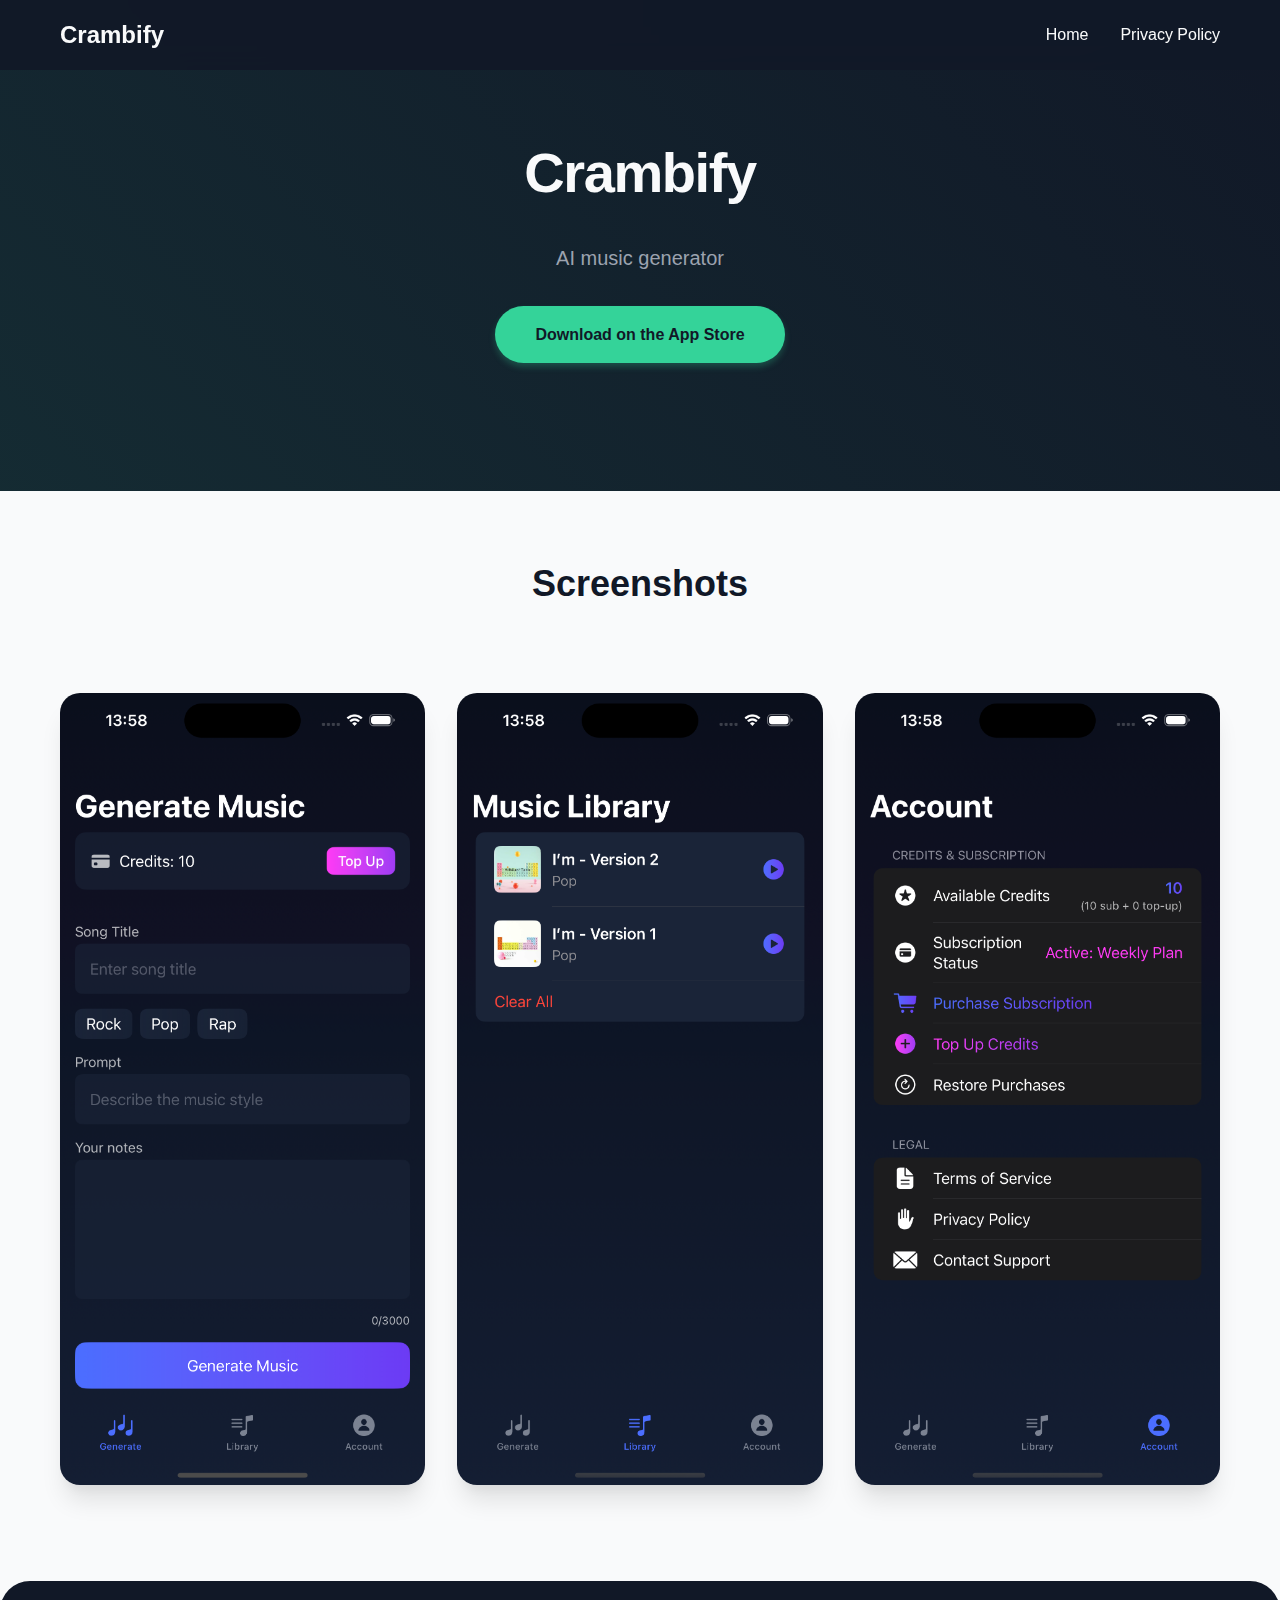
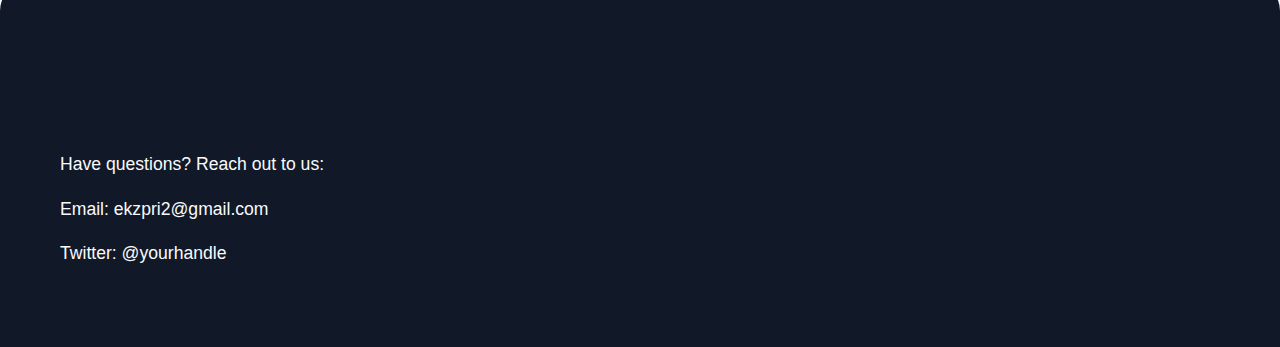
<file: index.html>
<!DOCTYPE html>
<html lang="en">
<head>
    <meta charset="UTF-8">
    <meta name="viewport" content="width=device-width, initial-scale=1.0">
    <title>Crambify App</title>
    <style>
        :root {
            --accent-green: #34D399;
            --bg-dark: #111827;
            --text-light: #F9FAFB;
        }

        * {
            margin: 0;
            padding: 0;
            box-sizing: border-box;
        }

        body {
            font-family: -apple-system, BlinkMacSystemFont, 'Segoe UI', Roboto, Oxygen, Ubuntu, sans-serif;
            line-height: 1.6;
            color: #374151;
            background-color: var(--text-light);
        }

        .container {
            max-width: 1200px;
            margin: 0 auto;
            padding: 0 20px;
        }

        header {
            background: var(--bg-dark);
            color: var(--text-light);
            padding: 8rem 0;
            text-align: center;
            position: relative;
            overflow: hidden;
        }

        header::after {
            content: '';
            position: absolute;
            top: 0;
            left: 0;
            right: 0;
            bottom: 0;
            background: linear-gradient(45deg, rgba(52, 211, 153, 0.1), transparent);
            z-index: 1;
        }

        header .container {
            position: relative;
            z-index: 2;
        }

        .app-title {
            font-size: 3.5rem;
            margin-bottom: 1.5rem;
            font-weight: 800;
            letter-spacing: -0.025em;
        }

        .app-subtitle {
            font-size: 1.25rem;
            color: #9CA3AF;
            margin-bottom: 2rem;
        }

        .screenshots {
            padding: 4rem 0;
        }

        .screenshot-grid {
            display: grid;
            grid-template-columns: repeat(auto-fit, minmax(250px, 1fr));
            gap: 2rem;
            padding: 2rem 0;
        }

        .screenshot {
            width: 100%;
            border-radius: 20px;
            box-shadow: 0 20px 25px -5px rgba(0, 0, 0, 0.1),
                        0 10px 10px -5px rgba(0, 0, 0, 0.04);
            transition: transform 0.3s ease;
        }

        .screenshot:hover {
            transform: translateY(-5px);
        }

        .section {
            padding: 4rem 0;
        }

        .section-title {
            font-size: 2.25rem;
            font-weight: 700;
            color: var(--bg-dark);
            margin-bottom: 3rem;
            text-align: center;
        }

        .contact {
            background: var(--bg-dark);
            color: var(--text-light);
            border-radius: 30px 30px 0 0;
        }

        .contact p {
            font-size: 1.1rem;
            margin-bottom: 1rem;
        }

        .button {
            display: inline-block;
            padding: 1rem 2.5rem;
            background: var(--accent-green);
            color: var(--bg-dark);
            text-decoration: none;
            border-radius: 9999px;
            font-weight: 600;
            transition: all 0.3s ease;
            box-shadow: 0 4px 6px rgba(52, 211, 153, 0.25);
        }

        .button:hover {
            transform: translateY(-2px);
            box-shadow: 0 6px 8px rgba(52, 211, 153, 0.35);
        }

        @media (max-width: 768px) {
            .app-title {
                font-size: 2.5rem;
            }

            .section {
                padding: 2rem 0;
            }

            .screenshot-grid {
                grid-template-columns: 1fr;
            }

            .privacy-policy {
                padding: 2rem 1.5rem;
                border-radius: 20px;
            }
        }

        /* Add new navigation styles */
        .nav {
            position: fixed;
            top: 0;
            left: 0;
            right: 0;
            background: rgba(17, 24, 39, 0.95);
            backdrop-filter: blur(10px);
            z-index: 1000;
            padding: 1rem 0;
        }

        .nav-container {
            display: flex;
            justify-content: space-between;
            align-items: center;
            max-width: 1200px;
            margin: 0 auto;
            padding: 0 20px;
        }

        .nav-logo {
            color: var(--text-light);
            text-decoration: none;
            font-weight: 700;
            font-size: 1.5rem;
        }

        .nav-links {
            display: flex;
            gap: 2rem;
        }

        .nav-link {
            color: var(--text-light);
            text-decoration: none;
            transition: color 0.3s ease;
        }

        .nav-link:hover {
            color: var(--accent-green);
        }

        @media (max-width: 768px) {
            .nav-container {
                flex-direction: column;
                gap: 1rem;
            }
        }
    </style>
</head>
<body>
    <nav class="nav">
        <div class="nav-container">
            <a href="index.html" class="nav-logo">Crambify</a>
            <div class="nav-links">
                <a href="index.html" class="nav-link">Home</a>
                <a href="privacy.html" class="nav-link">Privacy Policy</a>
            </div>
        </div>
    </nav>

    <header>
        <div class="container">
            <h1 class="app-title">Crambify</h1>
            <p class="app-subtitle">AI music generator</p>
            <a href="#" class="button">Download on the App Store</a>
        </div>
    </header>

    <section class="screenshots section">
        <div class="container">
            <h2 class="section-title">Screenshots</h2>
            <div class="screenshot-grid">
                <!-- Replace src with your actual screenshot images -->
                <img class="screenshot" src="screenshot1.jpg" alt="App Screenshot 1">
                <img class="screenshot" src="screenshot2.jpg" alt="App Screenshot 2">
                <img class="screenshot" src="screenshot3.jpg" alt="App Screenshot 3">
            </div>
        </div>
    </section>

    <section class="contact section">
        <div class="container">
            <h2 class="section-title">Contact Us</h2>
            <p>Have questions? Reach out to us:</p>
            <p>Email: ekzpri2@gmail.com</p>
            <p>Twitter: @yourhandle</p>
        </div>
    </section>
</body>
</html>
</file>
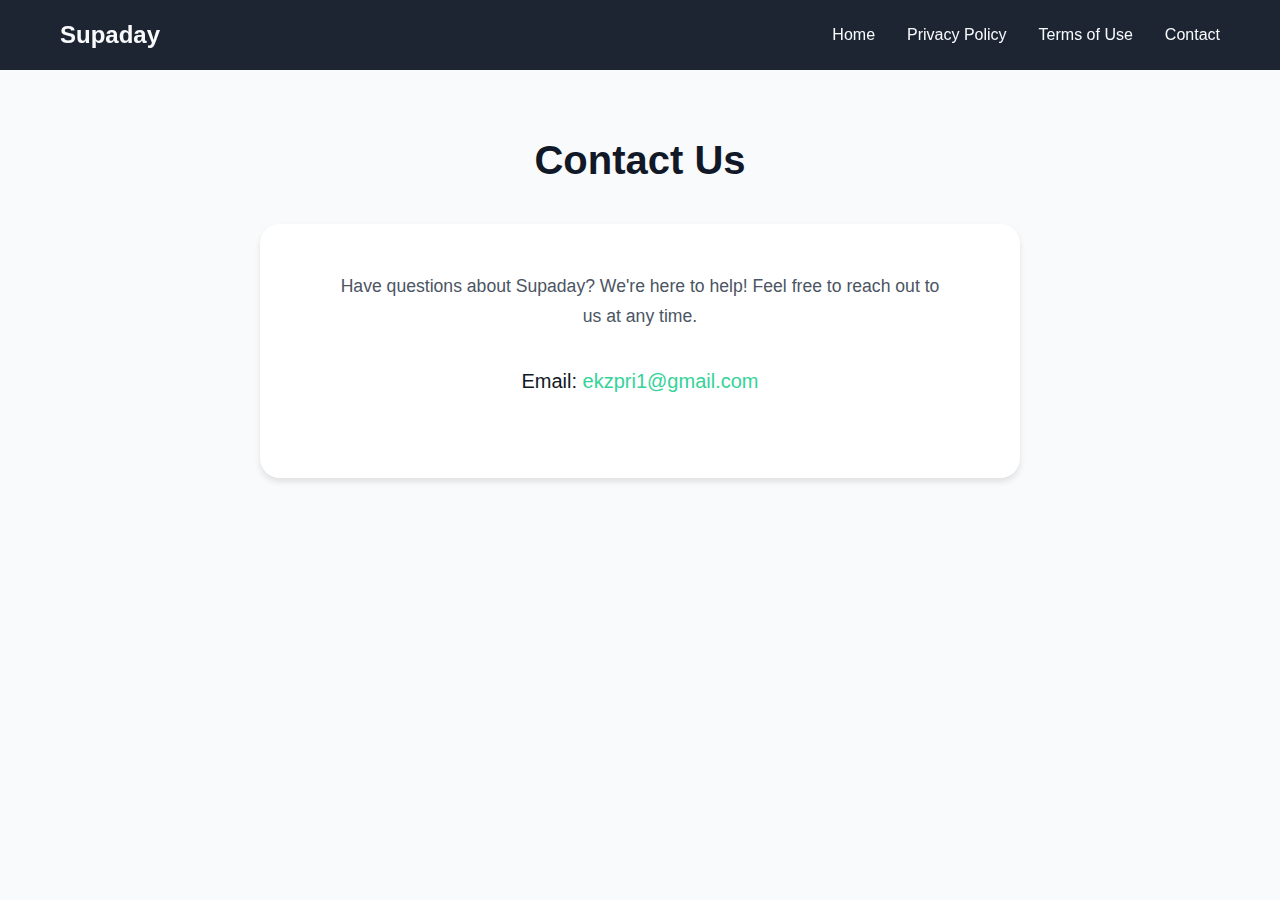
<file: contact.html>
<!DOCTYPE html>
<html lang="en">
<head>
    <meta charset="UTF-8">
    <meta name="viewport" content="width=device-width, initial-scale=1.0">
    <title>Contact Us - Supaday App</title>
    <style>
        :root {
            --accent-green: #34D399;
            --bg-dark: #111827;
            --text-light: #F9FAFB;
        }

        * {
            margin: 0;
            padding: 0;
            box-sizing: border-box;
        }

        body {
            font-family: -apple-system, BlinkMacSystemFont, 'Segoe UI', Roboto, Oxygen, Ubuntu, sans-serif;
            line-height: 1.6;
            color: #374151;
            background-color: var(--text-light);
        }

        /* Navigation styles */
        .nav {
            position: fixed;
            top: 0;
            left: 0;
            right: 0;
            background: rgba(17, 24, 39, 0.95);
            backdrop-filter: blur(10px);
            z-index: 1000;
            padding: 1rem 0;
        }

        .nav-container {
            display: flex;
            justify-content: space-between;
            align-items: center;
            max-width: 1200px;
            margin: 0 auto;
            padding: 0 20px;
        }

        .nav-logo {
            color: var(--text-light);
            text-decoration: none;
            font-weight: 700;
            font-size: 1.5rem;
        }

        .nav-links {
            display: flex;
            gap: 2rem;
        }

        .nav-link {
            color: var(--text-light);
            text-decoration: none;
            transition: color 0.3s ease;
        }

        .nav-link:hover {
            color: var(--accent-green);
        }

        /* Contact page specific styles */
        .contact-container {
            max-width: 800px;
            margin: 0 auto;
            padding: 8rem 20px 4rem;
        }

        .contact-title {
            font-size: 2.5rem;
            color: var(--bg-dark);
            margin-bottom: 2rem;
            text-align: center;
        }

        .contact-content {
            background: white;
            padding: 3rem;
            border-radius: 20px;
            box-shadow: 0 4px 6px rgba(0, 0, 0, 0.1);
            line-height: 1.7;
            text-align: center;
        }

        .contact-description {
            font-size: 1.1rem;
            color: #4B5563;
            margin-bottom: 2rem;
            max-width: 600px;
            margin: 0 auto 2rem;
        }

        .contact-email {
            font-size: 1.25rem;
            color: var(--bg-dark);
            margin: 2rem 0;
        }

        .contact-email a {
            color: var(--accent-green);
            text-decoration: none;
            transition: color 0.3s ease;
        }

        .contact-email a:hover {
            color: #2EB37D;
        }

        /* Mobile responsiveness */
        @media (max-width: 768px) {
            .nav-container {
                flex-direction: column;
                gap: 1rem;
            }

            .contact-title {
                font-size: 2rem;
            }

            .contact-content {
                padding: 1.5rem;
            }

            .contact-email {
                font-size: 1.1rem;
            }
        }
    </style>
</head>
<body>
    <nav class="nav">
        <div class="nav-container">
            <a href="index.html" class="nav-logo">Supaday</a>
            <div class="nav-links">
                <a href="index.html" class="nav-link">Home</a>
                <a href="privacy.html" class="nav-link">Privacy Policy</a>
                <a href="terms.html" class="nav-link">Terms of Use</a>
                <a href="contact.html" class="nav-link">Contact</a>
            </div>
        </div>
    </nav>

    <div class="contact-container">
        <h1 class="contact-title">Contact Us</h1>
        <div class="contact-content">
            <p class="contact-description">
                Have questions about Supaday? We're here to help! Feel free to reach out to us at any time.
            </p>
            <p class="contact-email">
                Email: <a href="mailto:ekzpri1@gmail.com">ekzpri1@gmail.com</a>
            </p>
        </div>
    </div>
</body>
</html>
</file>
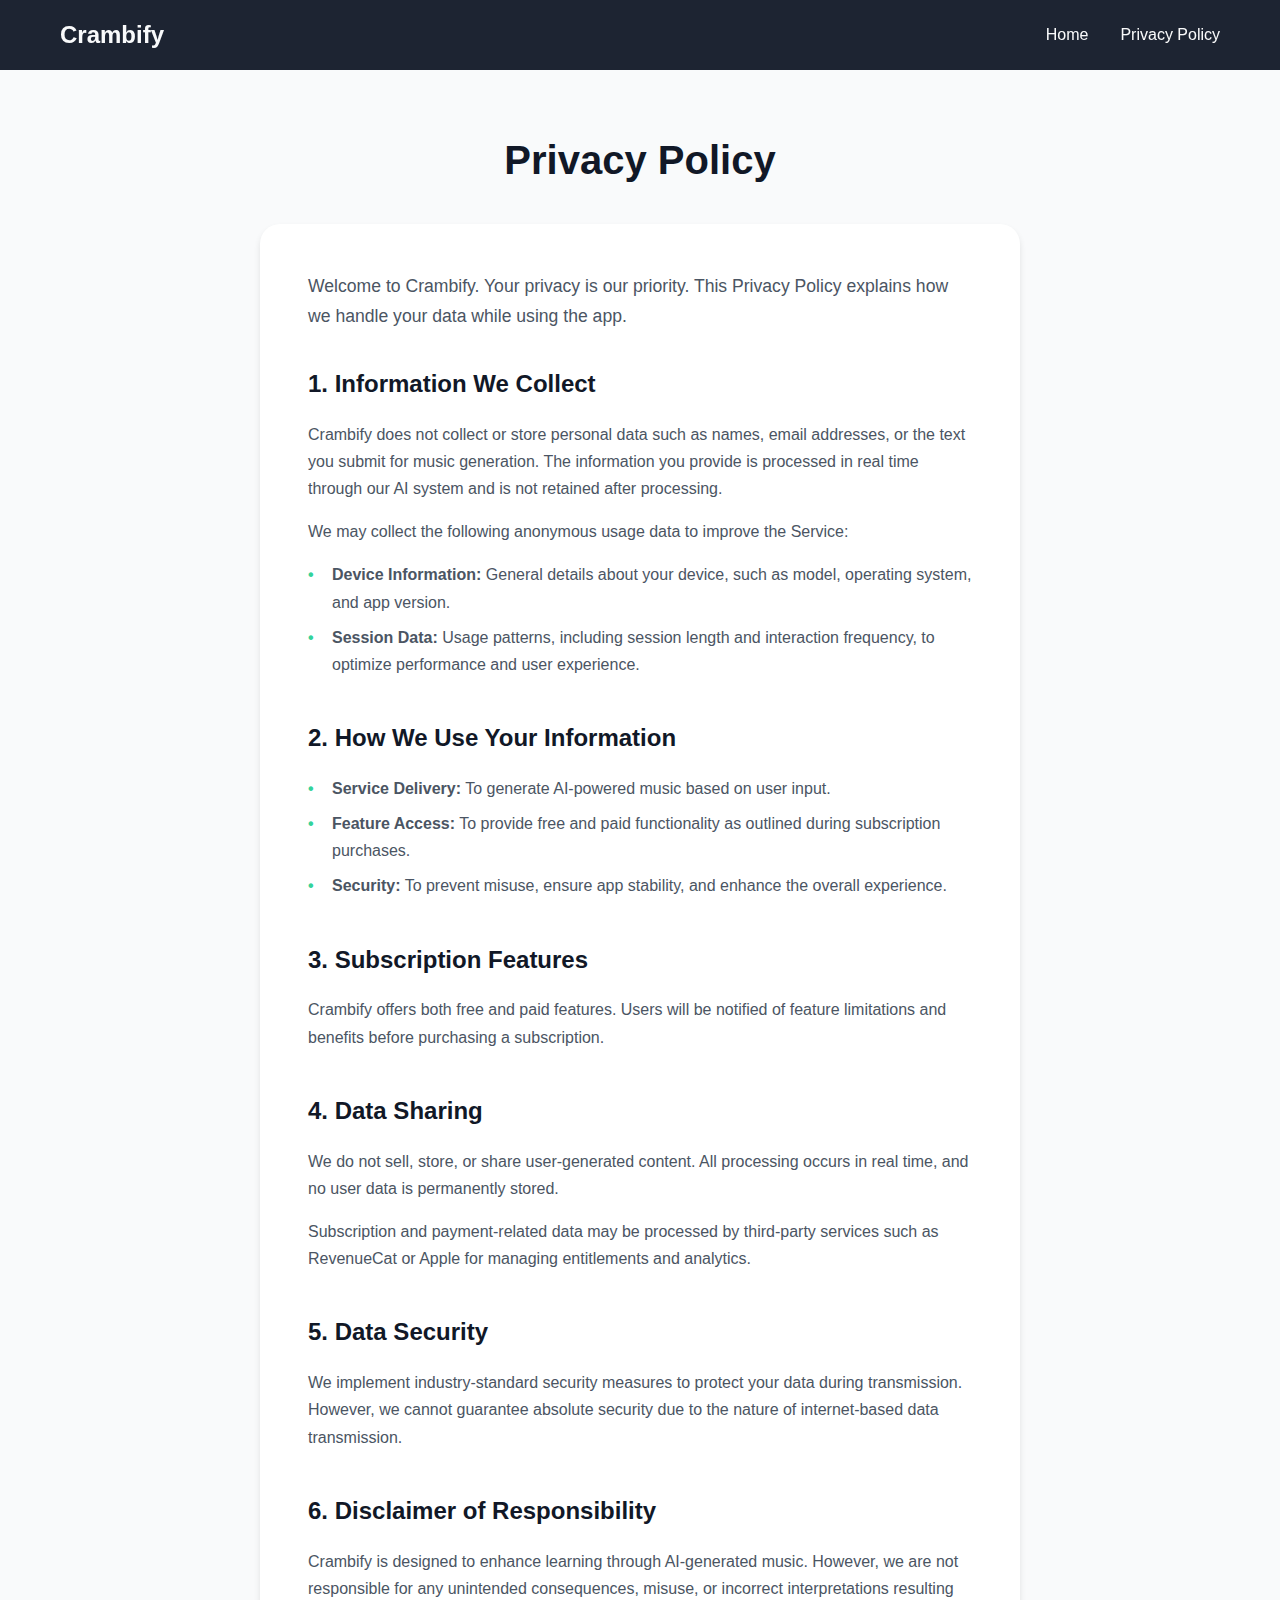
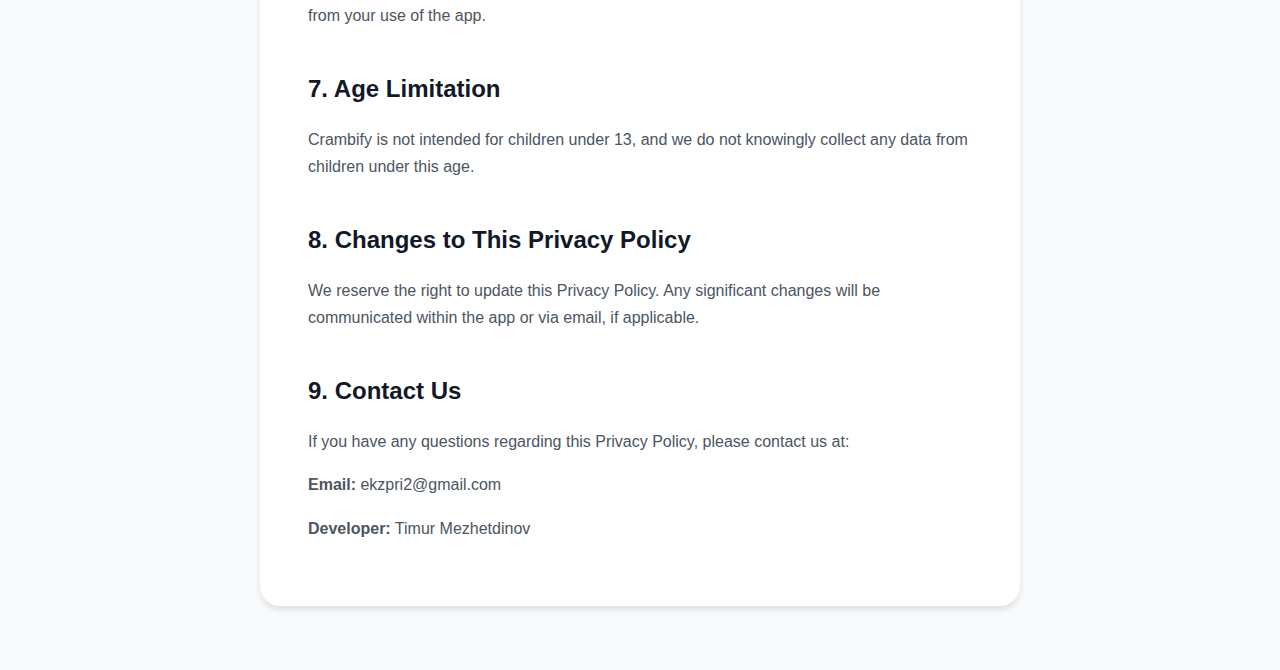
<file: privacy.html>
<!DOCTYPE html>
<html lang="en">
<head>
    <meta charset="UTF-8">
    <meta name="viewport" content="width=device-width, initial-scale=1.0">
    <title>Privacy Policy - Crambify App</title>
    <style>
        :root {
            --accent-green: #34D399;
            --bg-dark: #111827;
            --text-light: #F9FAFB;
        }

        * {
            margin: 0;
            padding: 0;
            box-sizing: border-box;
        }

        body {
            font-family: -apple-system, BlinkMacSystemFont, 'Segoe UI', Roboto, Oxygen, Ubuntu, sans-serif;
            line-height: 1.6;
            color: #374151;
            background-color: var(--text-light);
        }

        .nav {
            position: fixed;
            top: 0;
            left: 0;
            right: 0;
            background: rgba(17, 24, 39, 0.95);
            backdrop-filter: blur(10px);
            z-index: 1000;
            padding: 1rem 0;
        }

        .nav-container {
            display: flex;
            justify-content: space-between;
            align-items: center;
            max-width: 1200px;
            margin: 0 auto;
            padding: 0 20px;
        }

        .nav-logo {
            color: var(--text-light);
            text-decoration: none;
            font-weight: 700;
            font-size: 1.5rem;
        }

        .nav-links {
            display: flex;
            gap: 2rem;
        }

        .nav-link {
            color: var(--text-light);
            text-decoration: none;
            transition: color 0.3s ease;
        }

        .nav-link:hover {
            color: var(--accent-green);
        }

        .privacy-container {
            max-width: 800px;
            margin: 0 auto;
            padding: 8rem 20px 4rem;
        }

        .privacy-title {
            font-size: 2.5rem;
            color: var(--bg-dark);
            margin-bottom: 2rem;
            text-align: center;
        }

        .privacy-content {
            background: white;
            padding: 3rem;
            border-radius: 20px;
            box-shadow: 0 4px 6px rgba(0, 0, 0, 0.1);
            line-height: 1.7;
        }

        .privacy-content .intro {
            font-size: 1.1rem;
            color: #4B5563;
            margin-bottom: 2rem;
        }

        .policy-section {
            margin-bottom: 2.5rem;
        }

        .policy-section:last-child {
            margin-bottom: 0;
        }

        .policy-section h2 {
            color: var(--bg-dark);
            font-size: 1.5rem;
            margin-bottom: 1rem;
            font-weight: 700;
        }

        .policy-section p {
            color: #4B5563;
            margin-bottom: 1rem;
        }

        .policy-section ul {
            list-style-type: none;
            margin: 1rem 0;
            padding-left: 1.5rem;
        }

        .policy-section ul li {
            color: #4B5563;
            margin-bottom: 0.5rem;
            position: relative;
        }

        .policy-section ul li:before {
            content: "•";
            color: var(--accent-green);
            font-weight: bold;
            position: absolute;
            left: -1.5rem;
        }

        @media (max-width: 768px) {
            .nav-container {
                flex-direction: column;
                gap: 1rem;
            }

            .privacy-title {
                font-size: 2rem;
            }

            .privacy-content {
                padding: 1.5rem;
            }
            
            .policy-section {
                margin-bottom: 2rem;
            }
            
            .policy-section h2 {
                font-size: 1.25rem;
            }
        }
    </style>
</head>
<body>
    <nav class="nav">
        <div class="nav-container">
            <a href="index.html" class="nav-logo">Crambify</a>
            <div class="nav-links">
                <a href="index.html" class="nav-link">Home</a>
                <a href="privacy.html" class="nav-link">Privacy Policy</a>
            </div>
        </div>
    </nav>

    <div class="privacy-container">
        <h1 class="privacy-title">Privacy Policy</h1>
        <div class="privacy-content">
            <p class="intro">
                Welcome to Crambify. Your privacy is our priority. This Privacy Policy explains how we handle your data while using the app.
            </p>
    
            <section class="policy-section">
                <h2>1. Information We Collect</h2>
                <p>Crambify does not collect or store personal data such as names, email addresses, or the text you submit for music generation. The information you provide is processed in real time through our AI system and is not retained after processing.</p>
    
                <p>We may collect the following anonymous usage data to improve the Service:</p>
                <ul>
                    <li><strong>Device Information:</strong> General details about your device, such as model, operating system, and app version.</li>
                    <li><strong>Session Data:</strong> Usage patterns, including session length and interaction frequency, to optimize performance and user experience.</li>
                </ul>
            </section>
    
            <section class="policy-section">
                <h2>2. How We Use Your Information</h2>
                <ul>
                    <li><strong>Service Delivery:</strong> To generate AI-powered music based on user input.</li>
                    <li><strong>Feature Access:</strong> To provide free and paid functionality as outlined during subscription purchases.</li>
                    <li><strong>Security:</strong> To prevent misuse, ensure app stability, and enhance the overall experience.</li>
                </ul>
            </section>
    
            <section class="policy-section">
                <h2>3. Subscription Features</h2>
                <p>Crambify offers both free and paid features. Users will be notified of feature limitations and benefits before purchasing a subscription.</p>
            </section>
    
            <section class="policy-section">
                <h2>4. Data Sharing</h2>
                <p>We do not sell, store, or share user-generated content. All processing occurs in real time, and no user data is permanently stored.</p>
                <p>Subscription and payment-related data may be processed by third-party services such as RevenueCat or Apple for managing entitlements and analytics.</p>
            </section>
    
            <section class="policy-section">
                <h2>5. Data Security</h2>
                <p>We implement industry-standard security measures to protect your data during transmission. However, we cannot guarantee absolute security due to the nature of internet-based data transmission.</p>
            </section>
    
            <section class="policy-section">
                <h2>6. Disclaimer of Responsibility</h2>
                <p>Crambify is designed to enhance learning through AI-generated music. However, we are not responsible for any unintended consequences, misuse, or incorrect interpretations resulting from your use of the app.</p>
            </section>
    
            <section class="policy-section">
                <h2>7. Age Limitation</h2>
                <p>Crambify is not intended for children under 13, and we do not knowingly collect any data from children under this age.</p>
            </section>
    
            <section class="policy-section">
                <h2>8. Changes to This Privacy Policy</h2>
                <p>We reserve the right to update this Privacy Policy. Any significant changes will be communicated within the app or via email, if applicable.</p>
            </section>
    
            <section class="policy-section">
                <h2>9. Contact Us</h2>
                <p>If you have any questions regarding this Privacy Policy, please contact us at:</p>
                <p><strong>Email:</strong> ekzpri2@gmail.com</p>
                <p><strong>Developer:</strong> Timur Mezhetdinov</p>
            </section>
        </div>
    </div>
    
</body>
</html>
</file>
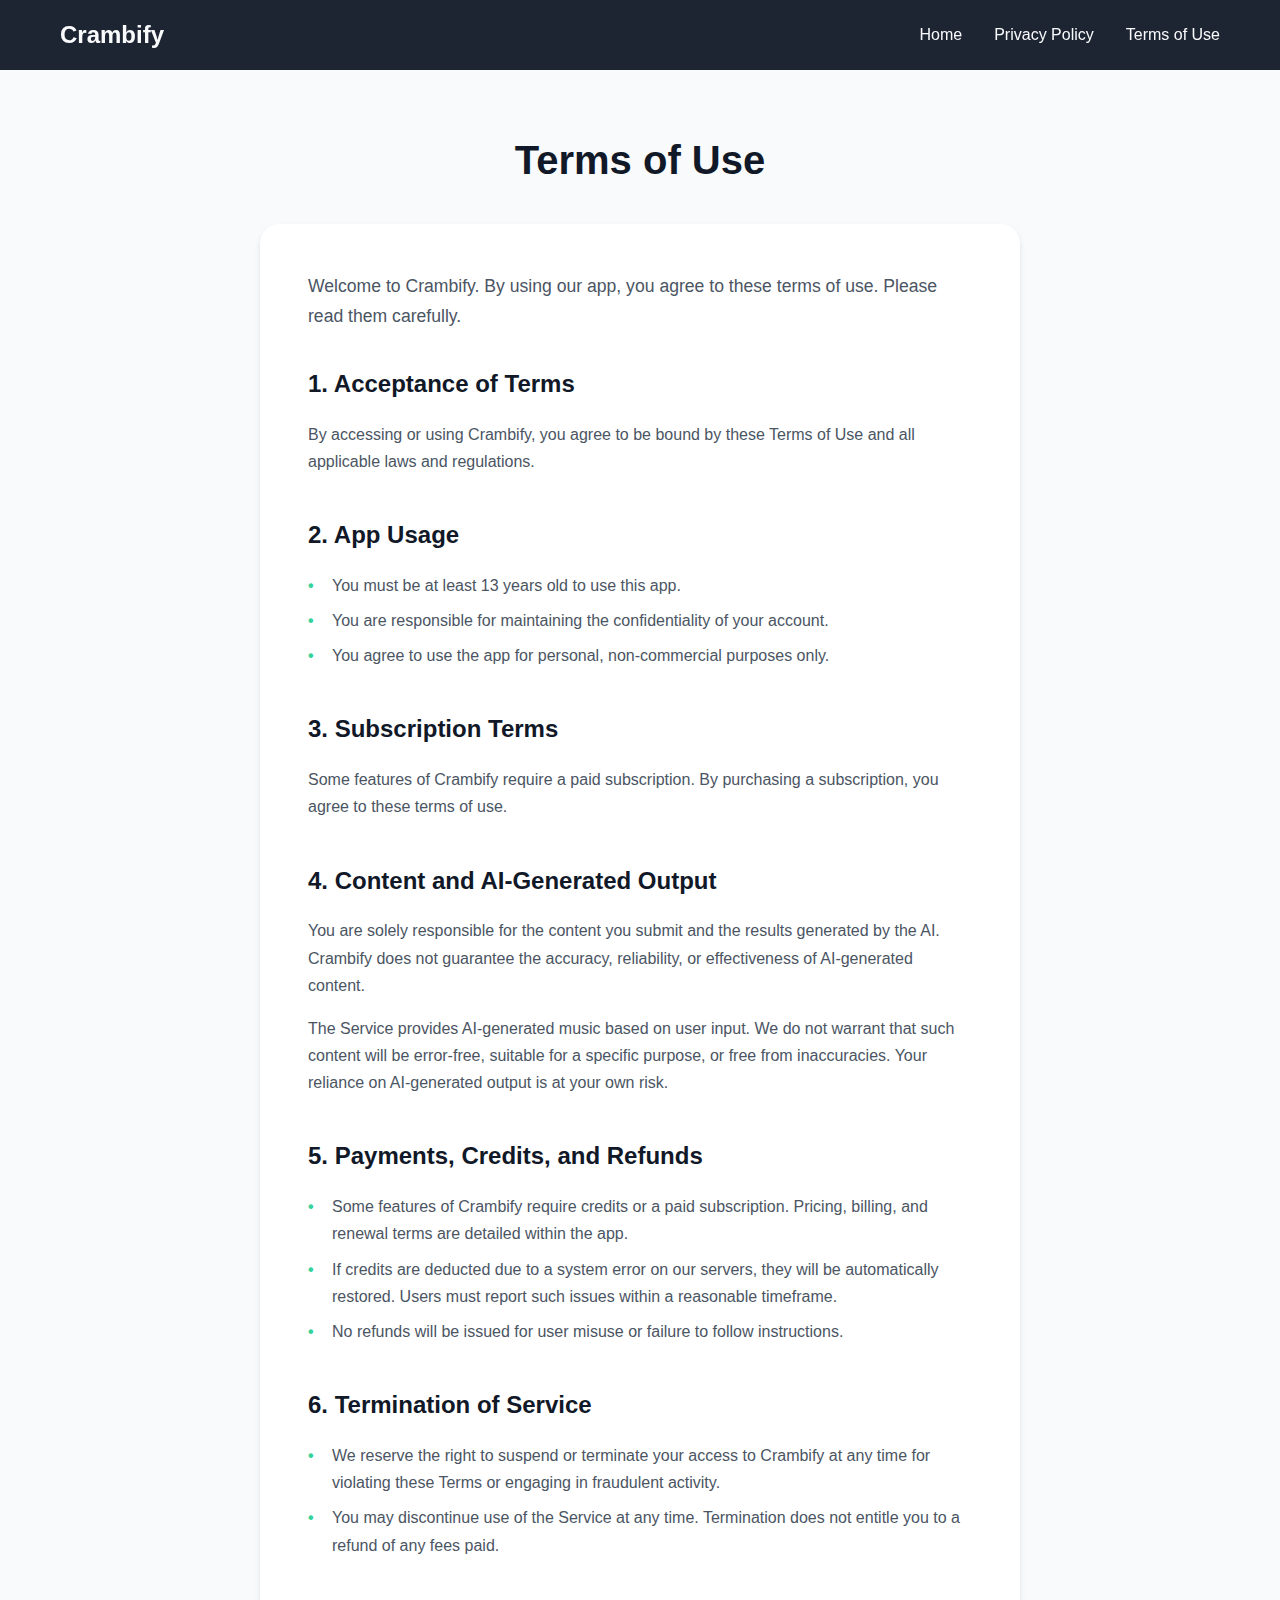
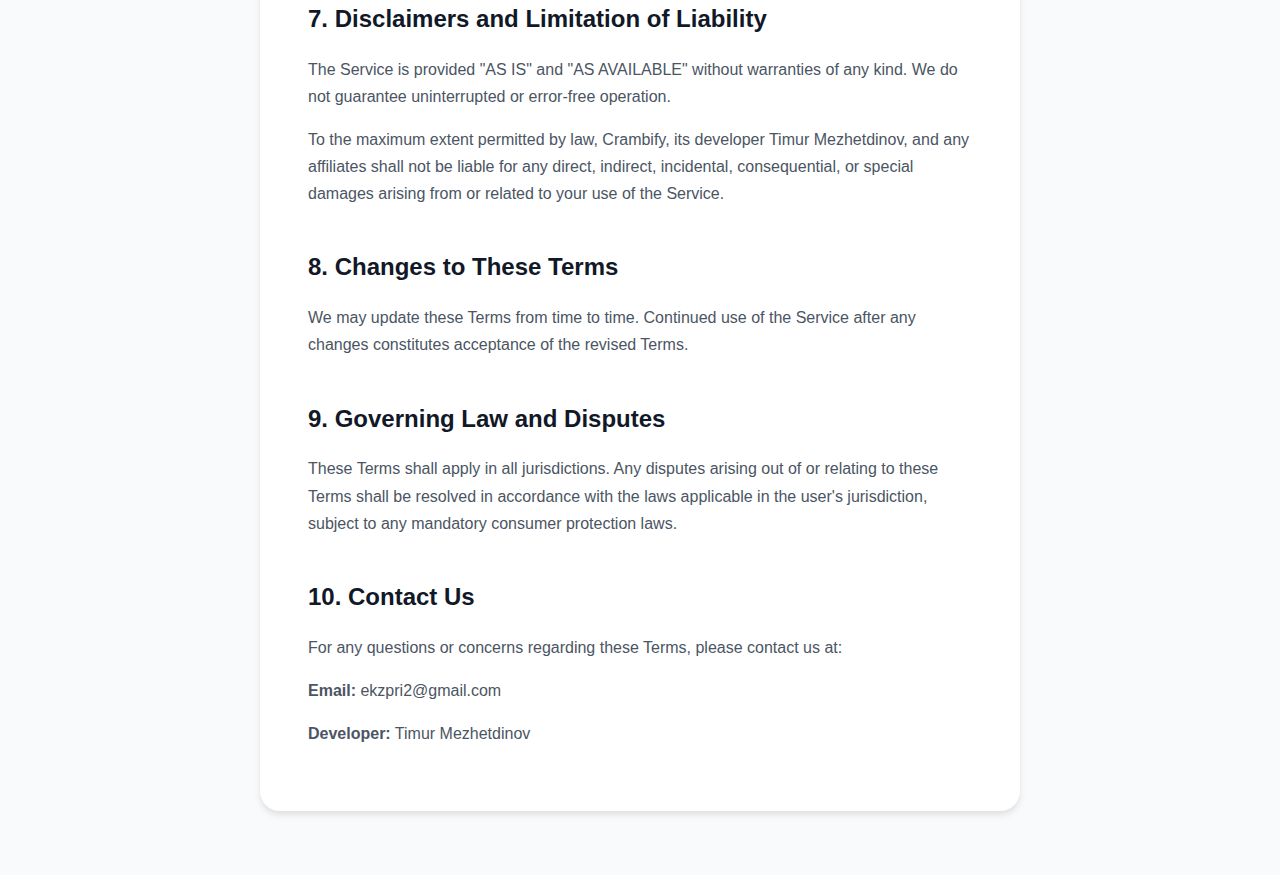
<file: terms.html>
<!DOCTYPE html>
<html lang="en">
<head>
    <meta charset="UTF-8">
    <meta name="viewport" content="width=device-width, initial-scale=1.0">
    <title>Terms of Use - Crambify App</title>
    <style>
        /* Copy all styles from privacy.html */
        :root {
            --accent-green: #34D399;
            --bg-dark: #111827;
            --text-light: #F9FAFB;
        }

        * {
            margin: 0;
            padding: 0;
            box-sizing: border-box;
        }

        body {
            font-family: -apple-system, BlinkMacSystemFont, 'Segoe UI', Roboto, Oxygen, Ubuntu, sans-serif;
            line-height: 1.6;
            color: #374151;
            background-color: var(--text-light);
        }

        .nav {
            position: fixed;
            top: 0;
            left: 0;
            right: 0;
            background: rgba(17, 24, 39, 0.95);
            backdrop-filter: blur(10px);
            z-index: 1000;
            padding: 1rem 0;
        }

        .nav-container {
            display: flex;
            justify-content: space-between;
            align-items: center;
            max-width: 1200px;
            margin: 0 auto;
            padding: 0 20px;
        }

        .nav-logo {
            color: var(--text-light);
            text-decoration: none;
            font-weight: 700;
            font-size: 1.5rem;
        }

        .nav-links {
            display: flex;
            gap: 2rem;
        }

        .nav-link {
            color: var(--text-light);
            text-decoration: none;
            transition: color 0.3s ease;
        }

        .nav-link:hover {
            color: var(--accent-green);
        }

        .terms-container {
            max-width: 800px;
            margin: 0 auto;
            padding: 8rem 20px 4rem;
        }

        .terms-title {
            font-size: 2.5rem;
            color: var(--bg-dark);
            margin-bottom: 2rem;
            text-align: center;
        }

        .terms-content {
            background: white;
            padding: 3rem;
            border-radius: 20px;
            box-shadow: 0 4px 6px rgba(0, 0, 0, 0.1);
            line-height: 1.7;
        }

        .terms-content .intro {
            font-size: 1.1rem;
            color: #4B5563;
            margin-bottom: 2rem;
        }

        .terms-section {
            margin-bottom: 2.5rem;
        }

        .terms-section:last-child {
            margin-bottom: 0;
        }

        .terms-section h2 {
            color: var(--bg-dark);
            font-size: 1.5rem;
            margin-bottom: 1rem;
            font-weight: 700;
        }

        .terms-section p {
            color: #4B5563;
            margin-bottom: 1rem;
        }

        .terms-section ul {
            list-style-type: none;
            margin: 1rem 0;
            padding-left: 1.5rem;
        }

        .terms-section ul li {
            color: #4B5563;
            margin-bottom: 0.5rem;
            position: relative;
        }

        .terms-section ul li:before {
            content: "•";
            color: var(--accent-green);
            font-weight: bold;
            position: absolute;
            left: -1.5rem;
        }

        @media (max-width: 768px) {
            .nav-container {
                flex-direction: column;
                gap: 1rem;
            }

            .terms-title {
                font-size: 2rem;
            }

            .terms-content {
                padding: 1.5rem;
            }
            
            .terms-section {
                margin-bottom: 2rem;
            }
            
            .terms-section h2 {
                font-size: 1.25rem;
            }
        }
    </style>
</head>
<body>
    <nav class="nav">
        <div class="nav-container">
            <a href="index.html" class="nav-logo">Crambify</a>
            <div class="nav-links">
                <a href="index.html" class="nav-link">Home</a>
                <a href="privacy.html" class="nav-link">Privacy Policy</a>
                <a href="terms.html" class="nav-link">Terms of Use</a>
            </div>
        </div>
    </nav>

    <div class="terms-container">
        <h1 class="terms-title">Terms of Use</h1>
        <div class="terms-content">
            <p class="intro">
                Welcome to Crambify. By using our app, you agree to these terms of use. Please read them carefully.
            </p>
        
            <section class="terms-section">
                <h2>1. Acceptance of Terms</h2>
                <p>By accessing or using Crambify, you agree to be bound by these Terms of Use and all applicable laws and regulations.</p>
            </section>
        
            <section class="terms-section">
                <h2>2. App Usage</h2>
                <ul>
                    <li>You must be at least 13 years old to use this app.</li>
                    <li>You are responsible for maintaining the confidentiality of your account.</li>
                    <li>You agree to use the app for personal, non-commercial purposes only.</li>
                </ul>
            </section>
        
            <section class="terms-section">
                <h2>3. Subscription Terms</h2>
                <p>Some features of Crambify require a paid subscription. By purchasing a subscription, you agree to these terms of use.</p>
            </section>
        
            <section class="terms-section">
                <h2>4. Content and AI-Generated Output</h2>
                <p>You are solely responsible for the content you submit and the results generated by the AI. Crambify does not guarantee the accuracy, reliability, or effectiveness of AI-generated content.</p>
                <p>The Service provides AI-generated music based on user input. We do not warrant that such content will be error-free, suitable for a specific purpose, or free from inaccuracies. Your reliance on AI-generated output is at your own risk.</p>
            </section>
        
            <section class="terms-section">
                <h2>5. Payments, Credits, and Refunds</h2>
                <ul>
                    <li>Some features of Crambify require credits or a paid subscription. Pricing, billing, and renewal terms are detailed within the app.</li>
                    <li>If credits are deducted due to a system error on our servers, they will be automatically restored. Users must report such issues within a reasonable timeframe.</li>
                    <li>No refunds will be issued for user misuse or failure to follow instructions.</li>
                </ul>
            </section>
        
            <section class="terms-section">
                <h2>6. Termination of Service</h2>
                <ul>
                    <li>We reserve the right to suspend or terminate your access to Crambify at any time for violating these Terms or engaging in fraudulent activity.</li>
                    <li>You may discontinue use of the Service at any time. Termination does not entitle you to a refund of any fees paid.</li>
                </ul>
            </section>
        
            <section class="terms-section">
                <h2>7. Disclaimers and Limitation of Liability</h2>
                <p>The Service is provided "AS IS" and "AS AVAILABLE" without warranties of any kind. We do not guarantee uninterrupted or error-free operation.</p>
                <p>To the maximum extent permitted by law, Crambify, its developer Timur Mezhetdinov, and any affiliates shall not be liable for any direct, indirect, incidental, consequential, or special damages arising from or related to your use of the Service.</p>
            </section>
        
            <section class="terms-section">
                <h2>8. Changes to These Terms</h2>
                <p>We may update these Terms from time to time. Continued use of the Service after any changes constitutes acceptance of the revised Terms.</p>
            </section>
        
            <section class="terms-section">
                <h2>9. Governing Law and Disputes</h2>
                <p>These Terms shall apply in all jurisdictions. Any disputes arising out of or relating to these Terms shall be resolved in accordance with the laws applicable in the user's jurisdiction, subject to any mandatory consumer protection laws.</p>
            </section>
        
            <section class="terms-section">
                <h2>10. Contact Us</h2>
                <p>For any questions or concerns regarding these Terms, please contact us at:</p>
                <p><strong>Email:</strong> ekzpri2@gmail.com</p>
                <p><strong>Developer:</strong> Timur Mezhetdinov</p>
            </section>
        </div>
        
    </div>
</body>
</html>
</file>
